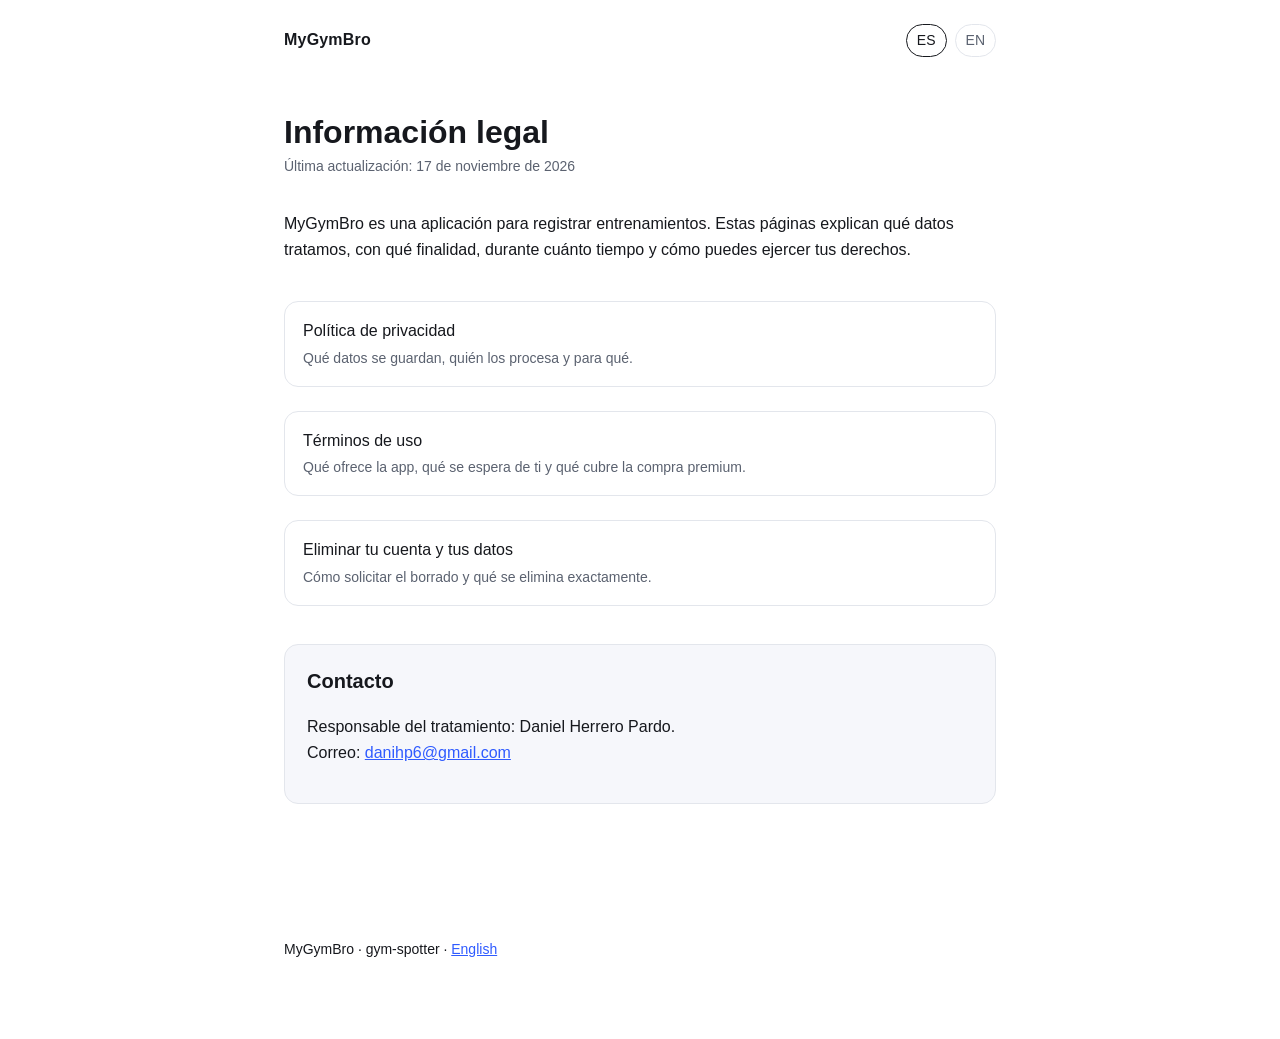
<file: index.html>
<!DOCTYPE html>
<html lang="es">
  <head>
    <meta charset="utf-8" />
    <meta name="viewport" content="width=device-width, initial-scale=1" />
    <title>MyGymBro — Información legal</title>
    <link rel="stylesheet" href="style.css" />
  </head>
  <body>
    <header class="site">
      <a class="brand" href="index.html">MyGymBro</a>
      <nav class="langs" aria-label="Idioma">
        <a href="index.html" aria-current="page">ES</a>
        <a href="en/index.html">EN</a>
      </nav>
    </header>
    <main>
      <h1>Información legal</h1>
      <p class="updated">Última actualización: 17 de noviembre de 2026</p>

      <p>
        MyGymBro es una aplicación para registrar entrenamientos. Estas páginas explican qué datos
        tratamos, con qué finalidad, durante cuánto tiempo y cómo puedes ejercer tus derechos.
      </p>

      <ul class="index-list">
        <li>
          <a href="privacidad.html">
            Política de privacidad
            <span>Qué datos se guardan, quién los procesa y para qué.</span>
          </a>
        </li>
        <li>
          <a href="terminos.html">
            Términos de uso
            <span>Qué ofrece la app, qué se espera de ti y qué cubre la compra premium.</span>
          </a>
        </li>
        <li>
          <a href="eliminar-cuenta.html">
            Eliminar tu cuenta y tus datos
            <span>Cómo solicitar el borrado y qué se elimina exactamente.</span>
          </a>
        </li>
      </ul>

      <div class="card">
        <h2>Contacto</h2>
        <p>
          Responsable del tratamiento: Daniel Herrero Pardo.<br />
          Correo: <a href="mailto:danihp6@gmail.com">danihp6@gmail.com</a>
        </p>
      </div>
    </main>
    <footer>
      <p>MyGymBro · gym-spotter · <a href="en/index.html">English</a></p>
    </footer>
  </body>
</html>
</file>
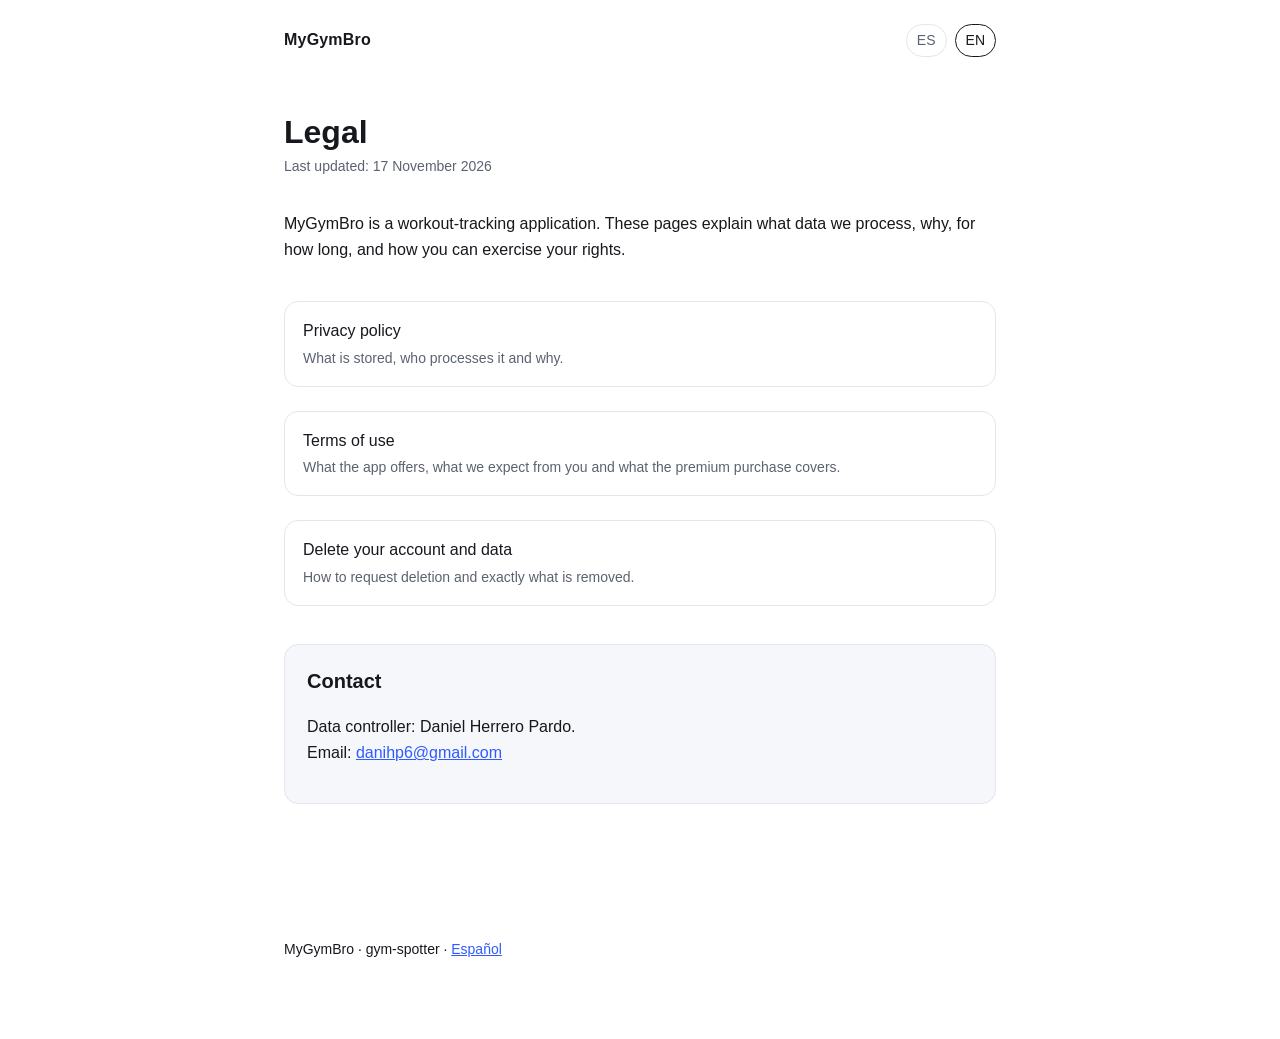
<file: en/index.html>
<!DOCTYPE html>
<html lang="en">
  <head>
    <meta charset="utf-8" />
    <meta name="viewport" content="width=device-width, initial-scale=1" />
    <title>MyGymBro — Legal</title>
    <link rel="stylesheet" href="../style.css" />
  </head>
  <body>
    <header class="site">
      <a class="brand" href="../index.html">MyGymBro</a>
      <nav class="langs" aria-label="Language">
        <a href="../index.html">ES</a>
        <a href="index.html" aria-current="page">EN</a>
      </nav>
    </header>
    <main>
      <h1>Legal</h1>
      <p class="updated">Last updated: 17 November 2026</p>

      <p>
        MyGymBro is a workout-tracking application. These pages explain what data we process, why,
        for how long, and how you can exercise your rights.
      </p>

      <ul class="index-list">
        <li>
          <a href="privacy.html">
            Privacy policy
            <span>What is stored, who processes it and why.</span>
          </a>
        </li>
        <li>
          <a href="terms.html">
            Terms of use
            <span>What the app offers, what we expect from you and what the premium purchase covers.</span>
          </a>
        </li>
        <li>
          <a href="delete-account.html">
            Delete your account and data
            <span>How to request deletion and exactly what is removed.</span>
          </a>
        </li>
      </ul>

      <div class="card">
        <h2>Contact</h2>
        <p>
          Data controller: Daniel Herrero Pardo.<br />
          Email: <a href="mailto:danihp6@gmail.com">danihp6@gmail.com</a>
        </p>
      </div>
    </main>
    <footer>
      <p>MyGymBro · gym-spotter · <a href="../index.html">Español</a></p>
    </footer>
  </body>
</html>
</file>
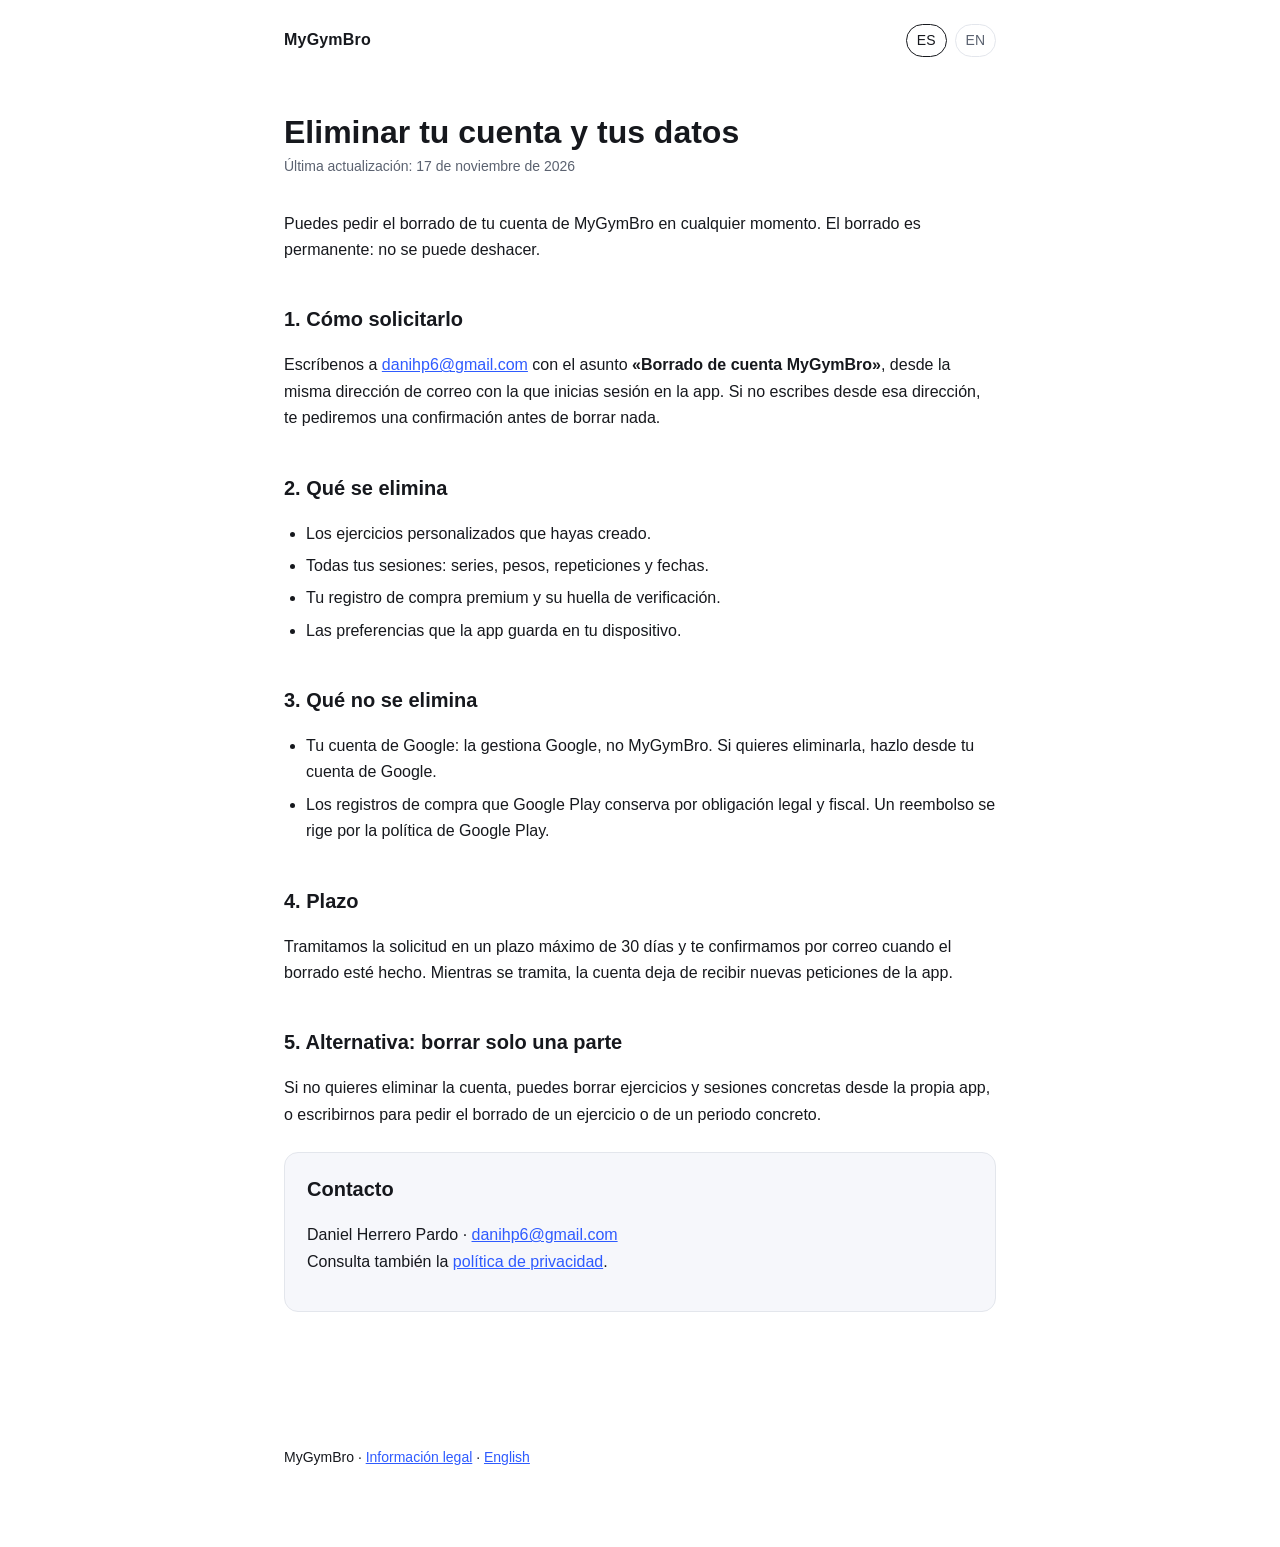
<file: eliminar-cuenta.html>
<!DOCTYPE html>
<html lang="es">
  <head>
    <meta charset="utf-8" />
    <meta name="viewport" content="width=device-width, initial-scale=1" />
    <title>Eliminar tu cuenta y tus datos — MyGymBro</title>
    <link rel="stylesheet" href="style.css" />
  </head>
  <body>
    <header class="site">
      <a class="brand" href="index.html">MyGymBro</a>
      <nav class="langs" aria-label="Idioma">
        <a href="eliminar-cuenta.html" aria-current="page">ES</a>
        <a href="en/delete-account.html">EN</a>
      </nav>
    </header>
    <main>
      <h1>Eliminar tu cuenta y tus datos</h1>
      <p class="updated">Última actualización: 17 de noviembre de 2026</p>

      <p>
        Puedes pedir el borrado de tu cuenta de MyGymBro en cualquier momento. El borrado es
        permanente: no se puede deshacer.
      </p>

      <h2>1. Cómo solicitarlo</h2>
      <p>
        Escríbenos a <a href="mailto:danihp6@gmail.com?subject=Borrado%20de%20cuenta%20MyGymBro">danihp6@gmail.com</a>
        con el asunto <strong>«Borrado de cuenta MyGymBro»</strong>, desde la misma dirección de correo
        con la que inicias sesión en la app. Si no escribes desde esa dirección, te pediremos una
        confirmación antes de borrar nada.
      </p>

      <!-- El formulario de solicitud se publicará aquí en cuanto exista la URL.
      <p class="card">
        También puedes usar el formulario de solicitud:
        <a href="REEMPLAZAR_CON_FORMULARIO">solicitar el borrado</a>.
      </p>
      -->

      <h2>2. Qué se elimina</h2>
      <ul>
        <li>Los ejercicios personalizados que hayas creado.</li>
        <li>Todas tus sesiones: series, pesos, repeticiones y fechas.</li>
        <li>Tu registro de compra premium y su huella de verificación.</li>
        <li>Las preferencias que la app guarda en tu dispositivo.</li>
      </ul>

      <h2>3. Qué no se elimina</h2>
      <ul>
        <li>
          Tu cuenta de Google: la gestiona Google, no MyGymBro. Si quieres eliminarla, hazlo desde tu
          cuenta de Google.
        </li>
        <li>
          Los registros de compra que Google Play conserva por obligación legal y fiscal. Un reembolso
          se rige por la política de Google Play.
        </li>
      </ul>

      <h2>4. Plazo</h2>
      <p>
        Tramitamos la solicitud en un plazo máximo de 30 días y te confirmamos por correo cuando el
        borrado esté hecho. Mientras se tramita, la cuenta deja de recibir nuevas peticiones de la app.
      </p>

      <h2>5. Alternativa: borrar solo una parte</h2>
      <p>
        Si no quieres eliminar la cuenta, puedes borrar ejercicios y sesiones concretas desde la
        propia app, o escribirnos para pedir el borrado de un ejercicio o de un periodo concreto.
      </p>

      <div class="card">
        <h2>Contacto</h2>
        <p>
          Daniel Herrero Pardo · <a href="mailto:danihp6@gmail.com">danihp6@gmail.com</a><br />
          Consulta también la <a href="privacidad.html">política de privacidad</a>.
        </p>
      </div>
    </main>
    <footer>
      <p>MyGymBro · <a href="index.html">Información legal</a> · <a href="en/delete-account.html">English</a></p>
    </footer>
  </body>
</html>
</file>
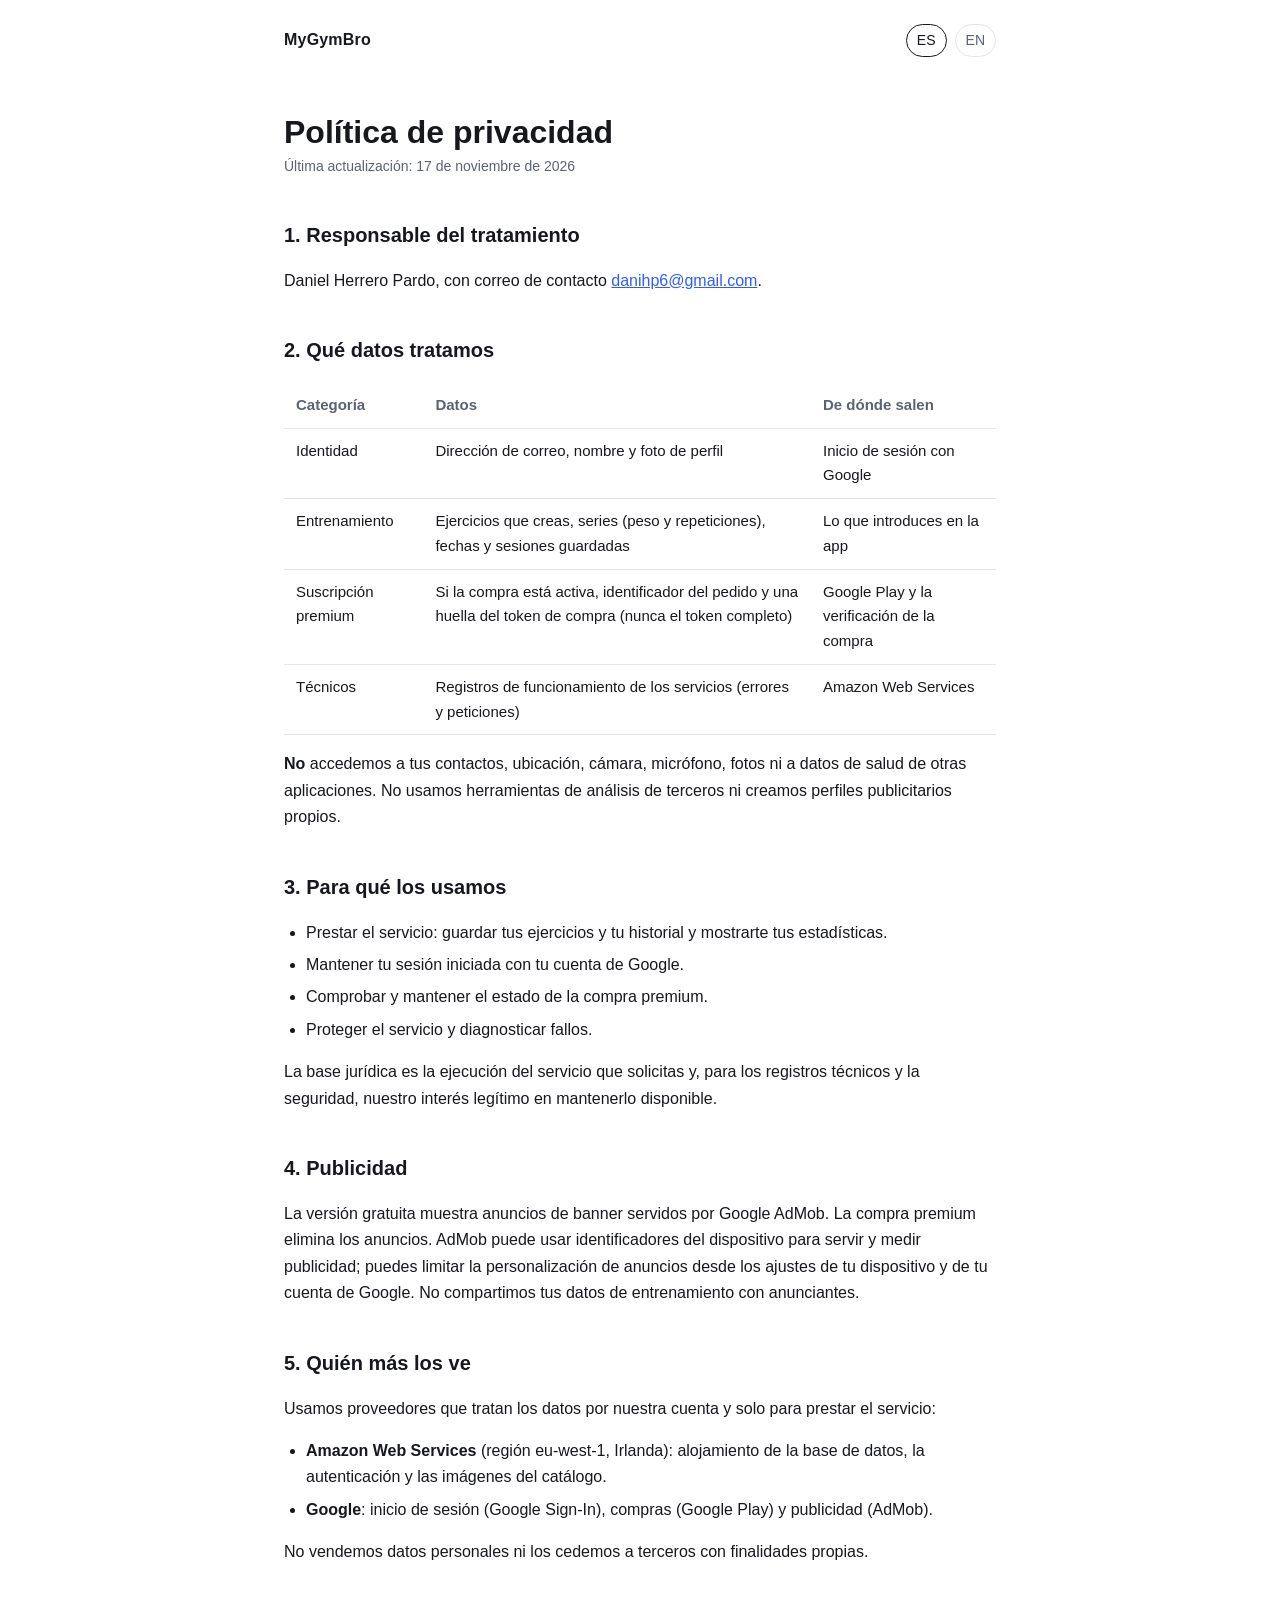
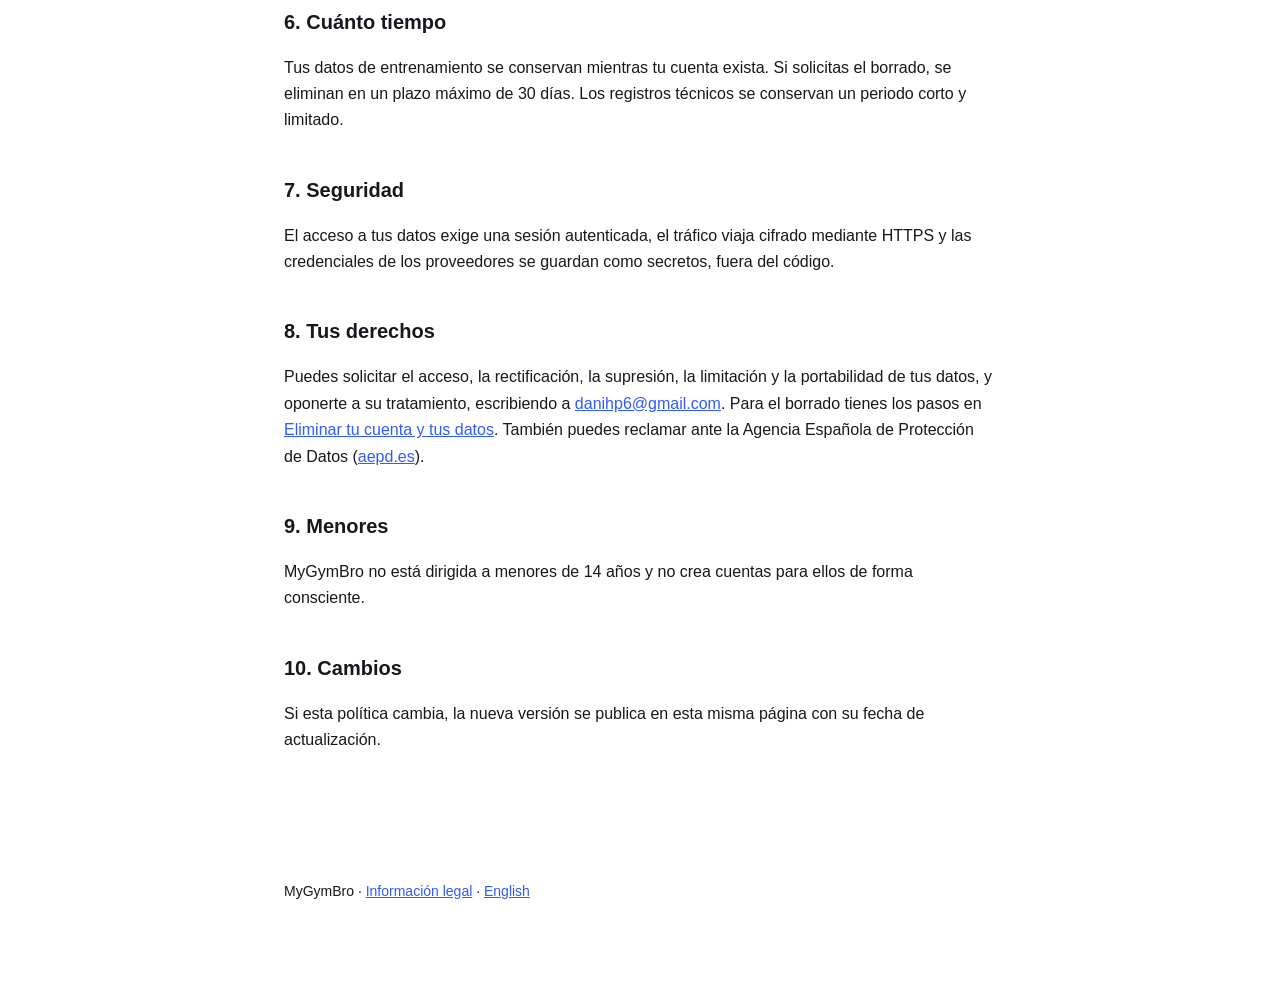
<file: privacidad.html>
<!DOCTYPE html>
<html lang="es">
  <head>
    <meta charset="utf-8" />
    <meta name="viewport" content="width=device-width, initial-scale=1" />
    <title>Política de privacidad — MyGymBro</title>
    <link rel="stylesheet" href="style.css" />
  </head>
  <body>
    <header class="site">
      <a class="brand" href="index.html">MyGymBro</a>
      <nav class="langs" aria-label="Idioma">
        <a href="privacidad.html" aria-current="page">ES</a>
        <a href="en/privacy.html">EN</a>
      </nav>
    </header>
    <main>
      <h1>Política de privacidad</h1>
      <p class="updated">Última actualización: 17 de noviembre de 2026</p>

      <h2>1. Responsable del tratamiento</h2>
      <p>
        Daniel Herrero Pardo, con correo de contacto
        <a href="mailto:danihp6@gmail.com">danihp6@gmail.com</a>.
      </p>

      <h2>2. Qué datos tratamos</h2>
      <table>
        <thead>
          <tr>
            <th>Categoría</th>
            <th>Datos</th>
            <th>De dónde salen</th>
          </tr>
        </thead>
        <tbody>
          <tr>
            <td>Identidad</td>
            <td>Dirección de correo, nombre y foto de perfil</td>
            <td>Inicio de sesión con Google</td>
          </tr>
          <tr>
            <td>Entrenamiento</td>
            <td>
              Ejercicios que creas, series (peso y repeticiones), fechas y sesiones guardadas
            </td>
            <td>Lo que introduces en la app</td>
          </tr>
          <tr>
            <td>Suscripción premium</td>
            <td>
              Si la compra está activa, identificador del pedido y una huella del token de compra
              (nunca el token completo)
            </td>
            <td>Google Play y la verificación de la compra</td>
          </tr>
          <tr>
            <td>Técnicos</td>
            <td>Registros de funcionamiento de los servicios (errores y peticiones)</td>
            <td>Amazon Web Services</td>
          </tr>
        </tbody>
      </table>

      <p>
        <strong>No</strong> accedemos a tus contactos, ubicación, cámara, micrófono, fotos ni a datos
        de salud de otras aplicaciones. No usamos herramientas de análisis de terceros ni creamos
        perfiles publicitarios propios.
      </p>

      <h2>3. Para qué los usamos</h2>
      <ul>
        <li>Prestar el servicio: guardar tus ejercicios y tu historial y mostrarte tus estadísticas.</li>
        <li>Mantener tu sesión iniciada con tu cuenta de Google.</li>
        <li>Comprobar y mantener el estado de la compra premium.</li>
        <li>Proteger el servicio y diagnosticar fallos.</li>
      </ul>
      <p>
        La base jurídica es la ejecución del servicio que solicitas y, para los registros técnicos y
        la seguridad, nuestro interés legítimo en mantenerlo disponible.
      </p>

      <h2>4. Publicidad</h2>
      <p>
        La versión gratuita muestra anuncios de banner servidos por Google AdMob. La compra premium
        elimina los anuncios. AdMob puede usar identificadores del dispositivo para servir y medir
        publicidad; puedes limitar la personalización de anuncios desde los ajustes de tu dispositivo
        y de tu cuenta de Google. No compartimos tus datos de entrenamiento con anunciantes.
      </p>

      <h2>5. Quién más los ve</h2>
      <p>
        Usamos proveedores que tratan los datos por nuestra cuenta y solo para prestar el servicio:
      </p>
      <ul>
        <li>
          <strong>Amazon Web Services</strong> (región eu-west-1, Irlanda): alojamiento de la base de
          datos, la autenticación y las imágenes del catálogo.
        </li>
        <li>
          <strong>Google</strong>: inicio de sesión (Google Sign-In), compras (Google Play) y
          publicidad (AdMob).
        </li>
      </ul>
      <p>
        No vendemos datos personales ni los cedemos a terceros con finalidades propias.
      </p>

      <h2>6. Cuánto tiempo</h2>
      <p>
        Tus datos de entrenamiento se conservan mientras tu cuenta exista. Si solicitas el borrado,
        se eliminan en un plazo máximo de 30 días. Los registros técnicos se conservan un periodo
        corto y limitado.
      </p>

      <h2>7. Seguridad</h2>
      <p>
        El acceso a tus datos exige una sesión autenticada, el tráfico viaja cifrado mediante HTTPS y
        las credenciales de los proveedores se guardan como secretos, fuera del código.
      </p>

      <h2>8. Tus derechos</h2>
      <p>
        Puedes solicitar el acceso, la rectificación, la supresión, la limitación y la portabilidad de
        tus datos, y oponerte a su tratamiento, escribiendo a
        <a href="mailto:danihp6@gmail.com">danihp6@gmail.com</a>. Para el borrado tienes los pasos en
        <a href="eliminar-cuenta.html">Eliminar tu cuenta y tus datos</a>. También puedes reclamar
        ante la Agencia Española de Protección de Datos (<a href="https://www.aepd.es">aepd.es</a>).
      </p>

      <h2>9. Menores</h2>
      <p>
        MyGymBro no está dirigida a menores de 14 años y no crea cuentas para ellos de forma
        consciente.
      </p>

      <h2>10. Cambios</h2>
      <p>
        Si esta política cambia, la nueva versión se publica en esta misma página con su fecha de
        actualización.
      </p>
    </main>
    <footer>
      <p>MyGymBro · <a href="index.html">Información legal</a> · <a href="en/privacy.html">English</a></p>
    </footer>
  </body>
</html>
</file>
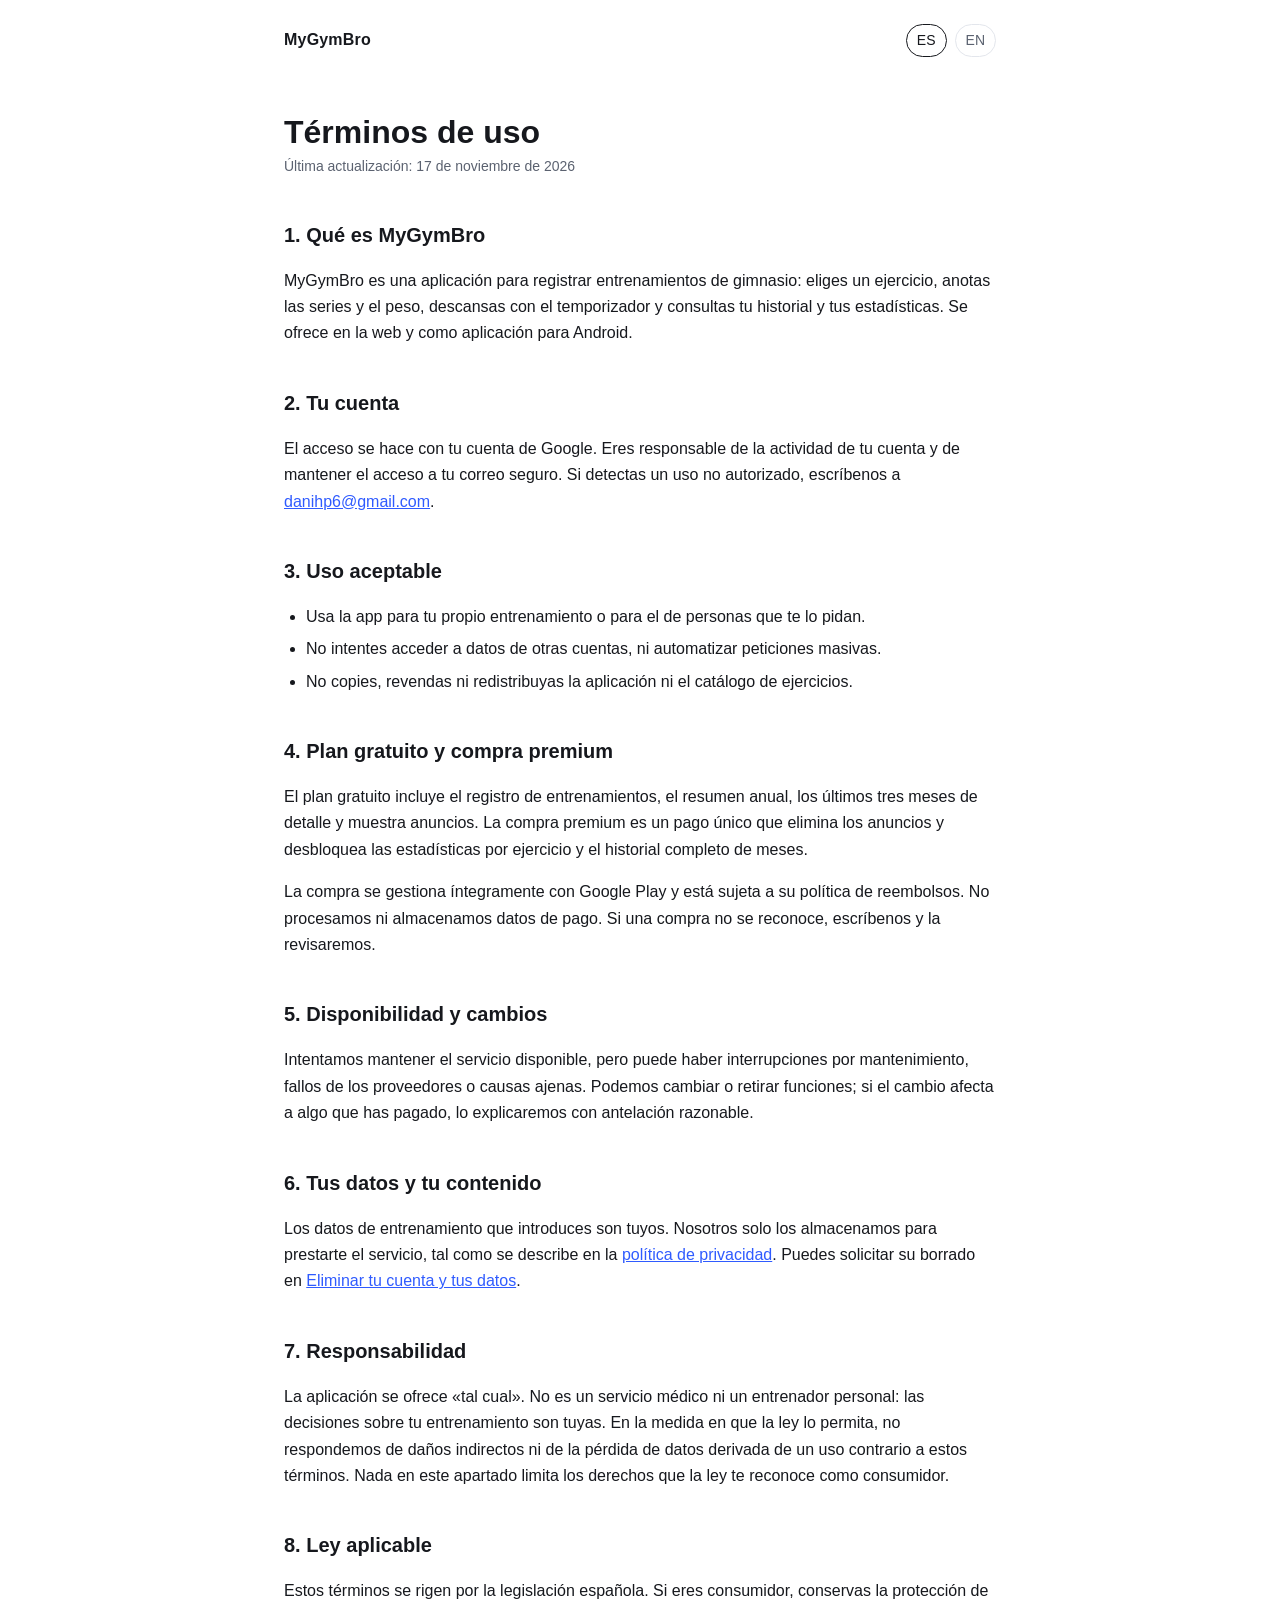
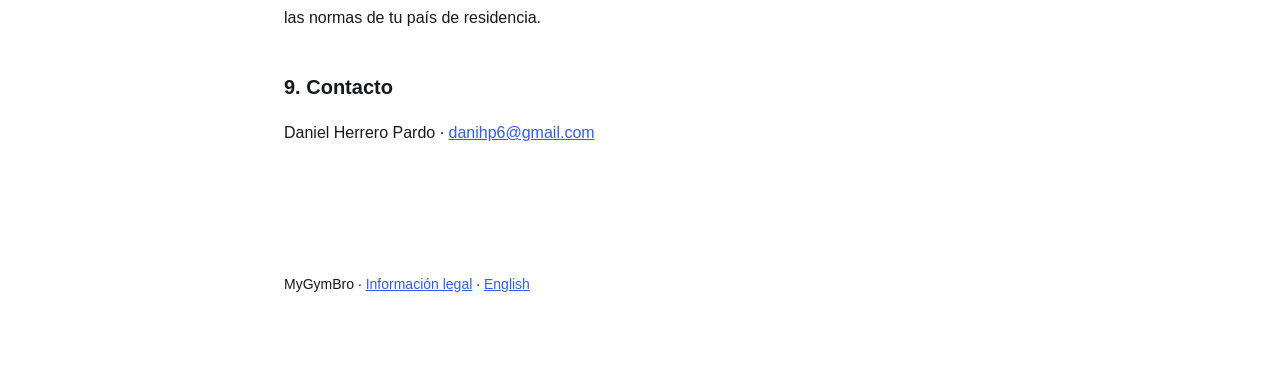
<file: terminos.html>
<!DOCTYPE html>
<html lang="es">
  <head>
    <meta charset="utf-8" />
    <meta name="viewport" content="width=device-width, initial-scale=1" />
    <title>Términos de uso — MyGymBro</title>
    <link rel="stylesheet" href="style.css" />
  </head>
  <body>
    <header class="site">
      <a class="brand" href="index.html">MyGymBro</a>
      <nav class="langs" aria-label="Idioma">
        <a href="terminos.html" aria-current="page">ES</a>
        <a href="en/terms.html">EN</a>
      </nav>
    </header>
    <main>
      <h1>Términos de uso</h1>
      <p class="updated">Última actualización: 17 de noviembre de 2026</p>

      <h2>1. Qué es MyGymBro</h2>
      <p>
        MyGymBro es una aplicación para registrar entrenamientos de gimnasio: eliges un ejercicio,
        anotas las series y el peso, descansas con el temporizador y consultas tu historial y tus
        estadísticas. Se ofrece en la web y como aplicación para Android.
      </p>

      <h2>2. Tu cuenta</h2>
      <p>
        El acceso se hace con tu cuenta de Google. Eres responsable de la actividad de tu cuenta y de
        mantener el acceso a tu correo seguro. Si detectas un uso no autorizado, escríbenos a
        <a href="mailto:danihp6@gmail.com">danihp6@gmail.com</a>.
      </p>

      <h2>3. Uso aceptable</h2>
      <ul>
        <li>Usa la app para tu propio entrenamiento o para el de personas que te lo pidan.</li>
        <li>No intentes acceder a datos de otras cuentas, ni automatizar peticiones masivas.</li>
        <li>No copies, revendas ni redistribuyas la aplicación ni el catálogo de ejercicios.</li>
      </ul>

      <h2>4. Plan gratuito y compra premium</h2>
      <p>
        El plan gratuito incluye el registro de entrenamientos, el resumen anual, los últimos tres
        meses de detalle y muestra anuncios. La compra premium es un pago único que elimina los
        anuncios y desbloquea las estadísticas por ejercicio y el historial completo de meses.
      </p>
      <p>
        La compra se gestiona íntegramente con Google Play y está sujeta a su política de reembolsos.
        No procesamos ni almacenamos datos de pago. Si una compra no se reconoce, escríbenos y la
        revisaremos.
      </p>

      <h2>5. Disponibilidad y cambios</h2>
      <p>
        Intentamos mantener el servicio disponible, pero puede haber interrupciones por
        mantenimiento, fallos de los proveedores o causas ajenas. Podemos cambiar o retirar funciones;
        si el cambio afecta a algo que has pagado, lo explicaremos con antelación razonable.
      </p>

      <h2>6. Tus datos y tu contenido</h2>
      <p>
        Los datos de entrenamiento que introduces son tuyos. Nosotros solo los almacenamos para
        prestarte el servicio, tal como se describe en la
        <a href="privacidad.html">política de privacidad</a>. Puedes solicitar su borrado en
        <a href="eliminar-cuenta.html">Eliminar tu cuenta y tus datos</a>.
      </p>

      <h2>7. Responsabilidad</h2>
      <p>
        La aplicación se ofrece «tal cual». No es un servicio médico ni un entrenador personal: las
        decisiones sobre tu entrenamiento son tuyas. En la medida en que la ley lo permita, no
        respondemos de daños indirectos ni de la pérdida de datos derivada de un uso contrario a estos
        términos. Nada en este apartado limita los derechos que la ley te reconoce como consumidor.
      </p>

      <h2>8. Ley aplicable</h2>
      <p>
        Estos términos se rigen por la legislación española. Si eres consumidor, conservas la
        protección de las normas de tu país de residencia.
      </p>

      <h2>9. Contacto</h2>
      <p>
        Daniel Herrero Pardo · <a href="mailto:danihp6@gmail.com">danihp6@gmail.com</a>
      </p>
    </main>
    <footer>
      <p>MyGymBro · <a href="index.html">Información legal</a> · <a href="en/terms.html">English</a></p>
    </footer>
  </body>
</html>
</file>
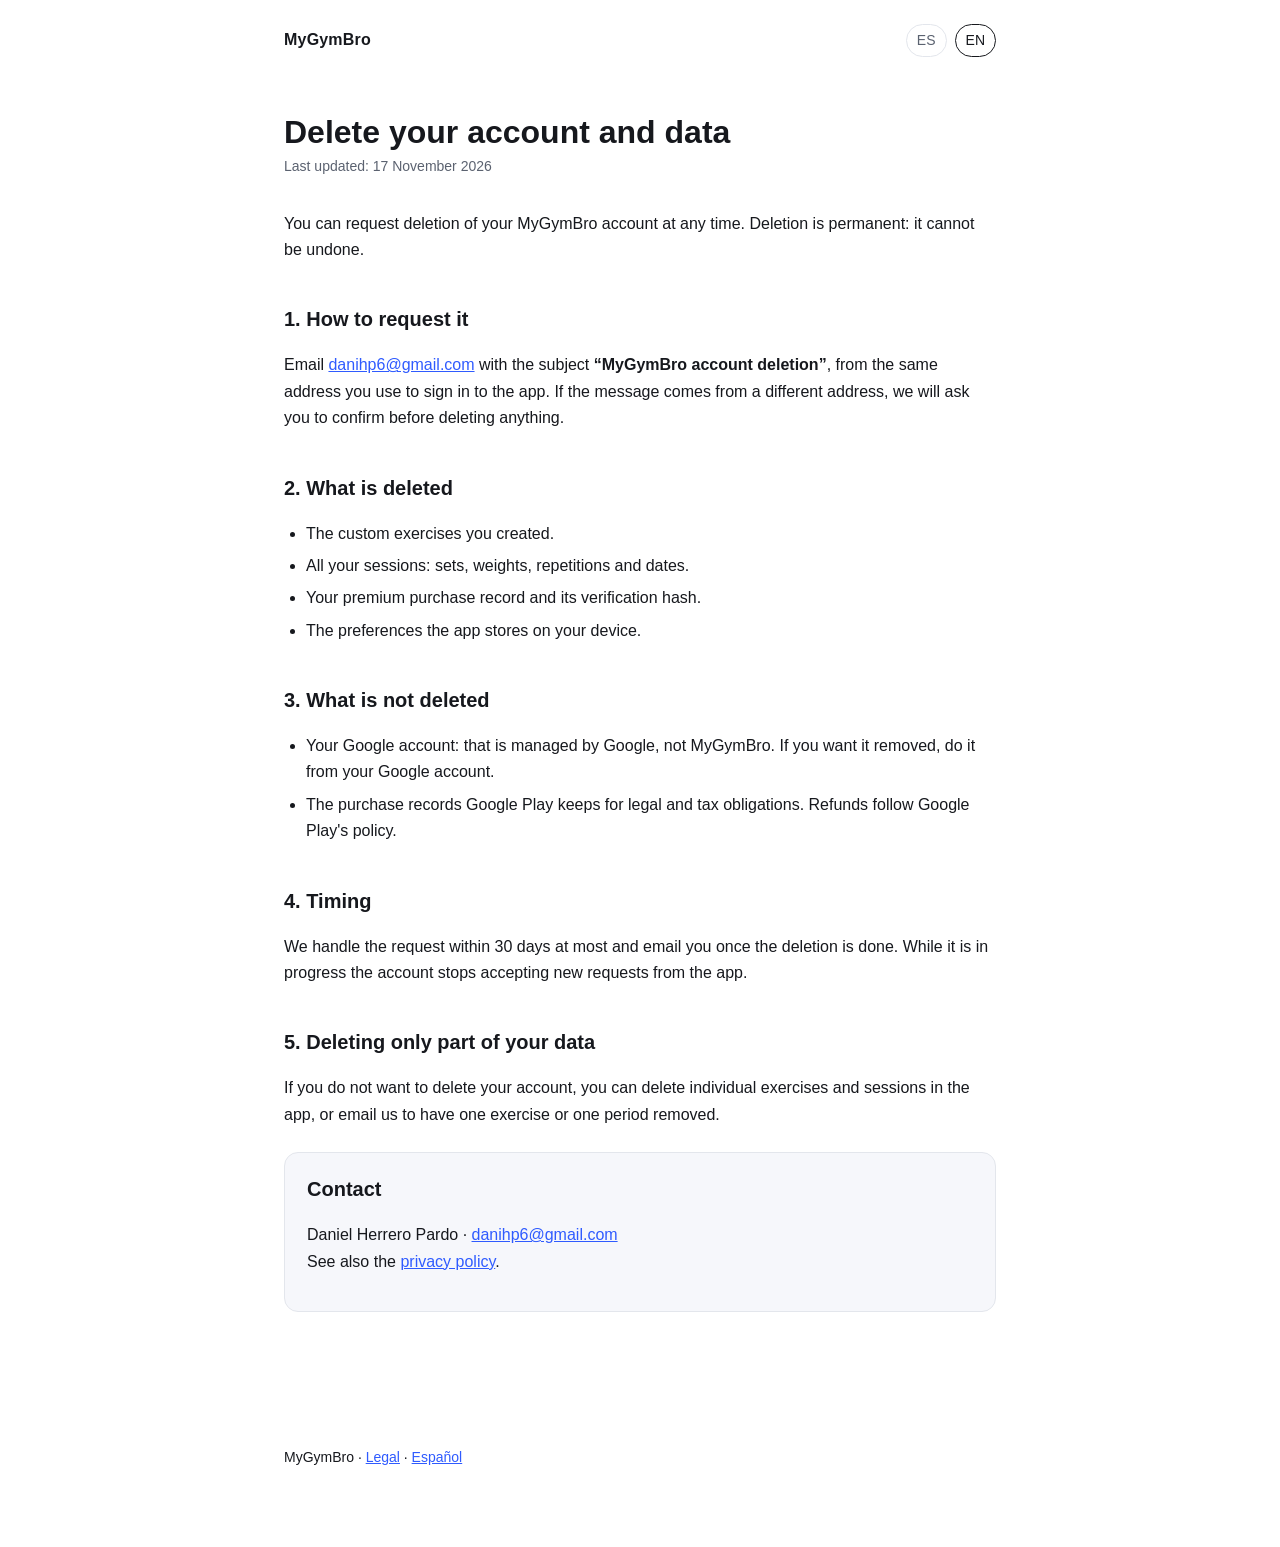
<file: en/delete-account.html>
<!DOCTYPE html>
<html lang="en">
  <head>
    <meta charset="utf-8" />
    <meta name="viewport" content="width=device-width, initial-scale=1" />
    <title>Delete your account and data — MyGymBro</title>
    <link rel="stylesheet" href="../style.css" />
  </head>
  <body>
    <header class="site">
      <a class="brand" href="../index.html">MyGymBro</a>
      <nav class="langs" aria-label="Language">
        <a href="../eliminar-cuenta.html">ES</a>
        <a href="delete-account.html" aria-current="page">EN</a>
      </nav>
    </header>
    <main>
      <h1>Delete your account and data</h1>
      <p class="updated">Last updated: 17 November 2026</p>

      <p>
        You can request deletion of your MyGymBro account at any time. Deletion is permanent: it
        cannot be undone.
      </p>

      <h2>1. How to request it</h2>
      <p>
        Email <a href="mailto:danihp6@gmail.com?subject=MyGymBro%20account%20deletion">danihp6@gmail.com</a>
        with the subject <strong>“MyGymBro account deletion”</strong>, from the same address you use to
        sign in to the app. If the message comes from a different address, we will ask you to confirm
        before deleting anything.
      </p>

      <!-- The request form will be published here as soon as its URL exists.
      <p class="card">
        You can also use the request form:
        <a href="REPLACE_WITH_FORM">request deletion</a>.
      </p>
      -->

      <h2>2. What is deleted</h2>
      <ul>
        <li>The custom exercises you created.</li>
        <li>All your sessions: sets, weights, repetitions and dates.</li>
        <li>Your premium purchase record and its verification hash.</li>
        <li>The preferences the app stores on your device.</li>
      </ul>

      <h2>3. What is not deleted</h2>
      <ul>
        <li>
          Your Google account: that is managed by Google, not MyGymBro. If you want it removed, do it
          from your Google account.
        </li>
        <li>
          The purchase records Google Play keeps for legal and tax obligations. Refunds follow Google
          Play's policy.
        </li>
      </ul>

      <h2>4. Timing</h2>
      <p>
        We handle the request within 30 days at most and email you once the deletion is done. While it
        is in progress the account stops accepting new requests from the app.
      </p>

      <h2>5. Deleting only part of your data</h2>
      <p>
        If you do not want to delete your account, you can delete individual exercises and sessions in
        the app, or email us to have one exercise or one period removed.
      </p>

      <div class="card">
        <h2>Contact</h2>
        <p>
          Daniel Herrero Pardo · <a href="mailto:danihp6@gmail.com">danihp6@gmail.com</a><br />
          See also the <a href="privacy.html">privacy policy</a>.
        </p>
      </div>
    </main>
    <footer>
      <p>MyGymBro · <a href="index.html">Legal</a> · <a href="../eliminar-cuenta.html">Español</a></p>
    </footer>
  </body>
</html>
</file>
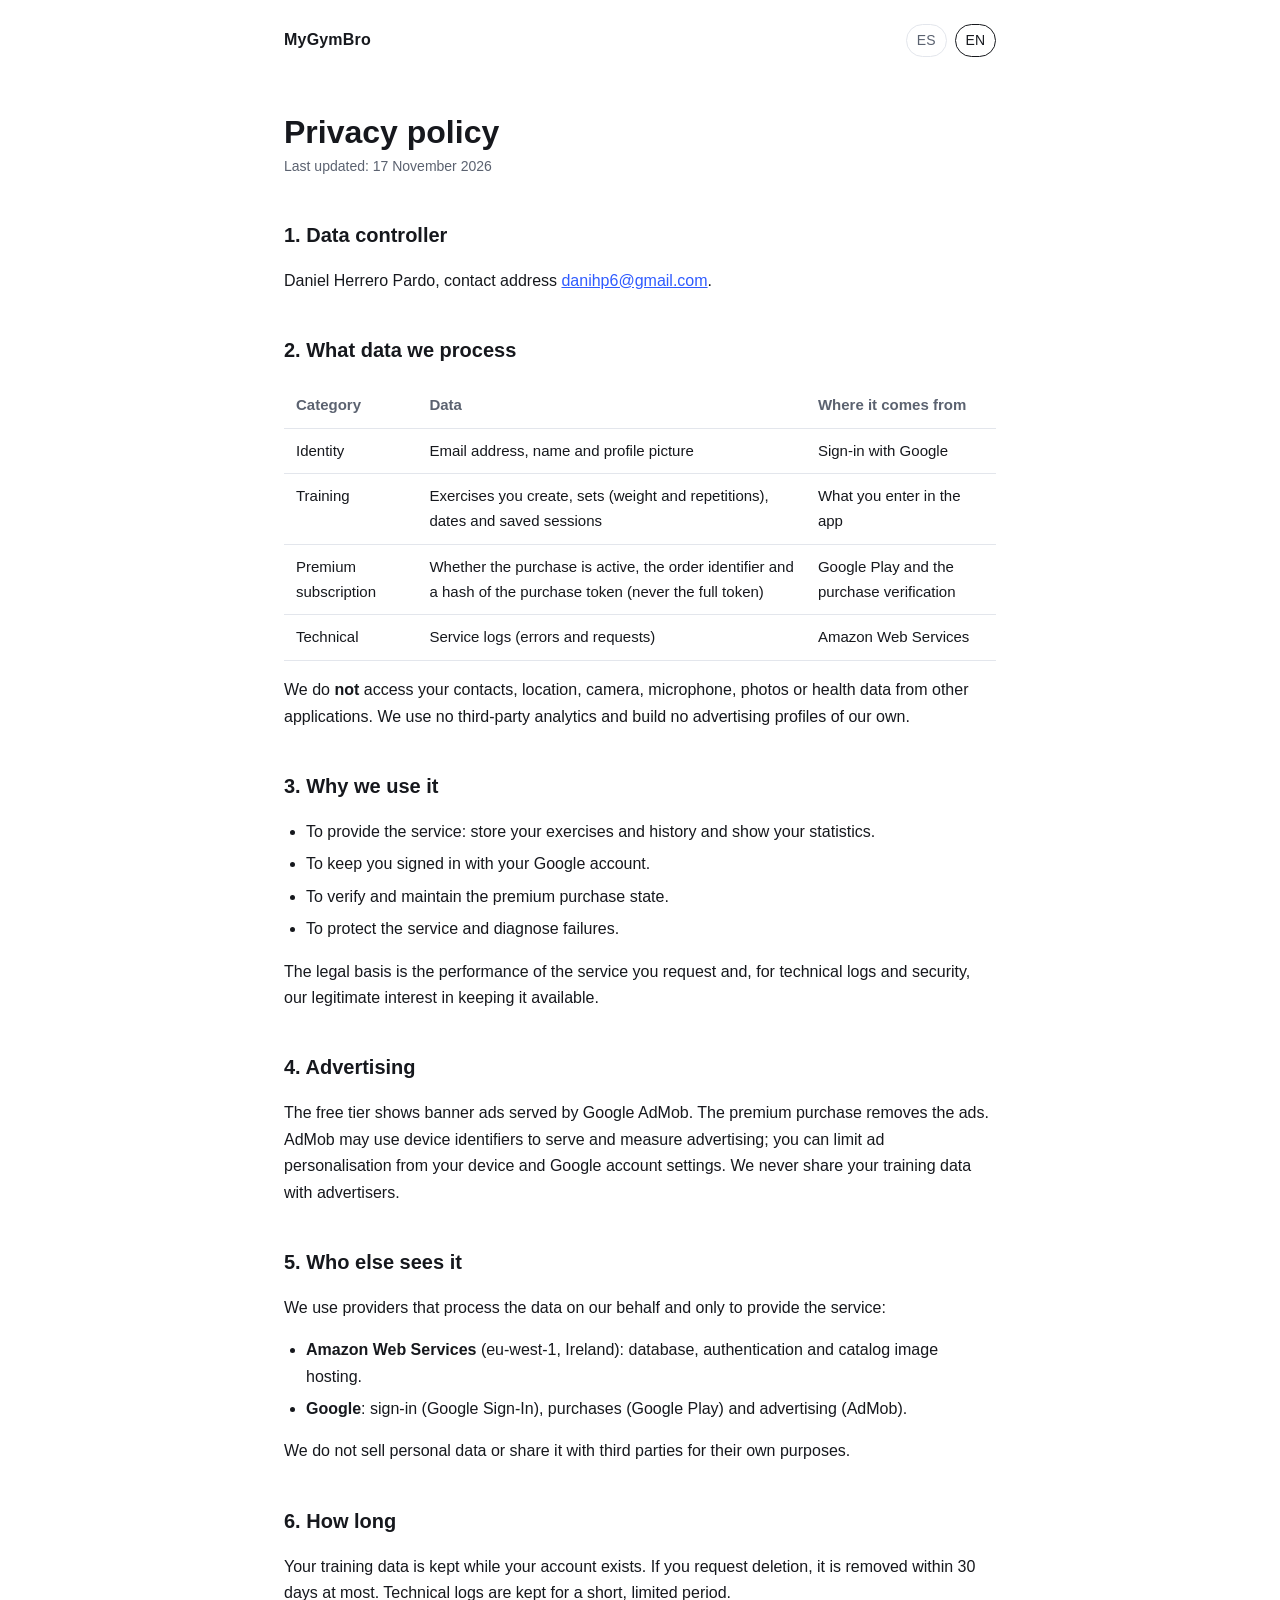
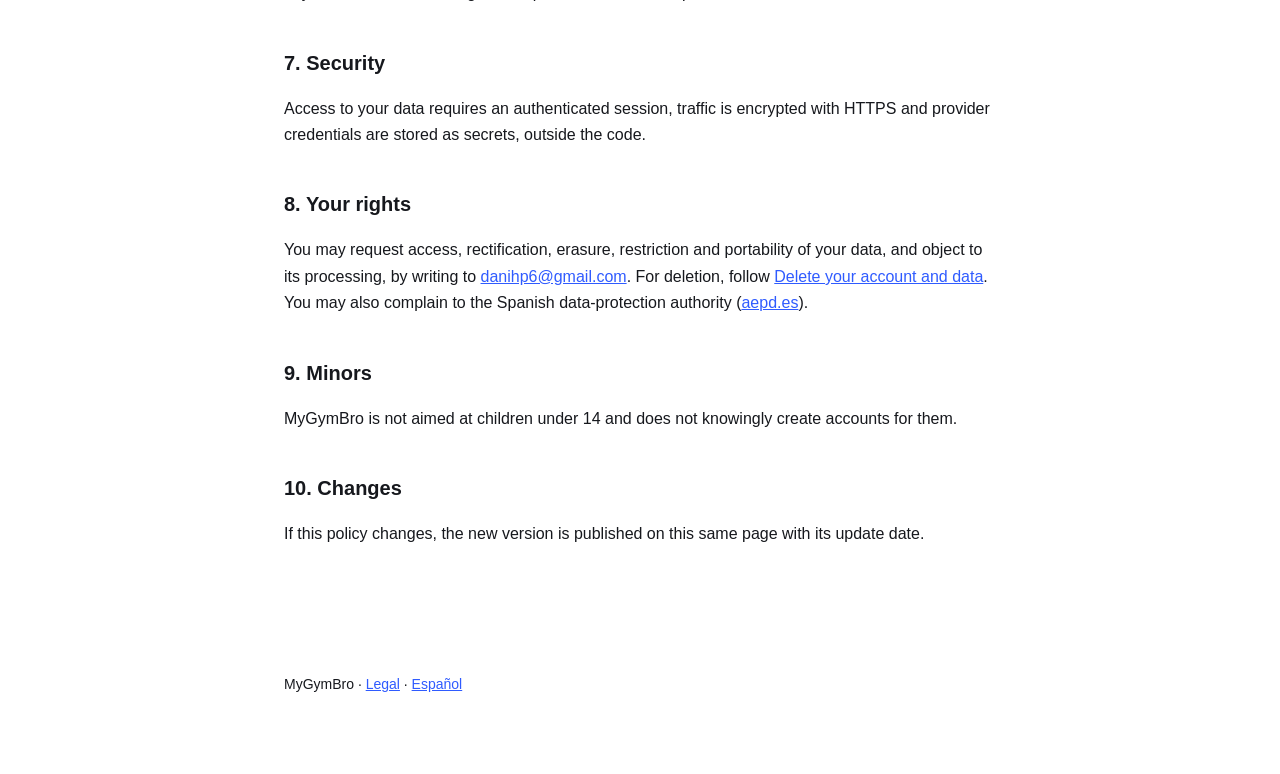
<file: en/privacy.html>
<!DOCTYPE html>
<html lang="en">
  <head>
    <meta charset="utf-8" />
    <meta name="viewport" content="width=device-width, initial-scale=1" />
    <title>Privacy policy — MyGymBro</title>
    <link rel="stylesheet" href="../style.css" />
  </head>
  <body>
    <header class="site">
      <a class="brand" href="../index.html">MyGymBro</a>
      <nav class="langs" aria-label="Language">
        <a href="../privacidad.html">ES</a>
        <a href="privacy.html" aria-current="page">EN</a>
      </nav>
    </header>
    <main>
      <h1>Privacy policy</h1>
      <p class="updated">Last updated: 17 November 2026</p>

      <h2>1. Data controller</h2>
      <p>
        Daniel Herrero Pardo, contact address
        <a href="mailto:danihp6@gmail.com">danihp6@gmail.com</a>.
      </p>

      <h2>2. What data we process</h2>
      <table>
        <thead>
          <tr>
            <th>Category</th>
            <th>Data</th>
            <th>Where it comes from</th>
          </tr>
        </thead>
        <tbody>
          <tr>
            <td>Identity</td>
            <td>Email address, name and profile picture</td>
            <td>Sign-in with Google</td>
          </tr>
          <tr>
            <td>Training</td>
            <td>Exercises you create, sets (weight and repetitions), dates and saved sessions</td>
            <td>What you enter in the app</td>
          </tr>
          <tr>
            <td>Premium subscription</td>
            <td>
              Whether the purchase is active, the order identifier and a hash of the purchase token
              (never the full token)
            </td>
            <td>Google Play and the purchase verification</td>
          </tr>
          <tr>
            <td>Technical</td>
            <td>Service logs (errors and requests)</td>
            <td>Amazon Web Services</td>
          </tr>
        </tbody>
      </table>

      <p>
        We do <strong>not</strong> access your contacts, location, camera, microphone, photos or health
        data from other applications. We use no third-party analytics and build no advertising
        profiles of our own.
      </p>

      <h2>3. Why we use it</h2>
      <ul>
        <li>To provide the service: store your exercises and history and show your statistics.</li>
        <li>To keep you signed in with your Google account.</li>
        <li>To verify and maintain the premium purchase state.</li>
        <li>To protect the service and diagnose failures.</li>
      </ul>
      <p>
        The legal basis is the performance of the service you request and, for technical logs and
        security, our legitimate interest in keeping it available.
      </p>

      <h2>4. Advertising</h2>
      <p>
        The free tier shows banner ads served by Google AdMob. The premium purchase removes the ads.
        AdMob may use device identifiers to serve and measure advertising; you can limit ad
        personalisation from your device and Google account settings. We never share your training
        data with advertisers.
      </p>

      <h2>5. Who else sees it</h2>
      <p>We use providers that process the data on our behalf and only to provide the service:</p>
      <ul>
        <li>
          <strong>Amazon Web Services</strong> (eu-west-1, Ireland): database, authentication and
          catalog image hosting.
        </li>
        <li>
          <strong>Google</strong>: sign-in (Google Sign-In), purchases (Google Play) and advertising
          (AdMob).
        </li>
      </ul>
      <p>We do not sell personal data or share it with third parties for their own purposes.</p>

      <h2>6. How long</h2>
      <p>
        Your training data is kept while your account exists. If you request deletion, it is removed
        within 30 days at most. Technical logs are kept for a short, limited period.
      </p>

      <h2>7. Security</h2>
      <p>
        Access to your data requires an authenticated session, traffic is encrypted with HTTPS and
        provider credentials are stored as secrets, outside the code.
      </p>

      <h2>8. Your rights</h2>
      <p>
        You may request access, rectification, erasure, restriction and portability of your data, and
        object to its processing, by writing to
        <a href="mailto:danihp6@gmail.com">danihp6@gmail.com</a>. For deletion, follow
        <a href="delete-account.html">Delete your account and data</a>. You may also complain to the
        Spanish data-protection authority (<a href="https://www.aepd.es">aepd.es</a>).
      </p>

      <h2>9. Minors</h2>
      <p>
        MyGymBro is not aimed at children under 14 and does not knowingly create accounts for them.
      </p>

      <h2>10. Changes</h2>
      <p>
        If this policy changes, the new version is published on this same page with its update date.
      </p>
    </main>
    <footer>
      <p>MyGymBro · <a href="index.html">Legal</a> · <a href="../privacidad.html">Español</a></p>
    </footer>
  </body>
</html>
</file>
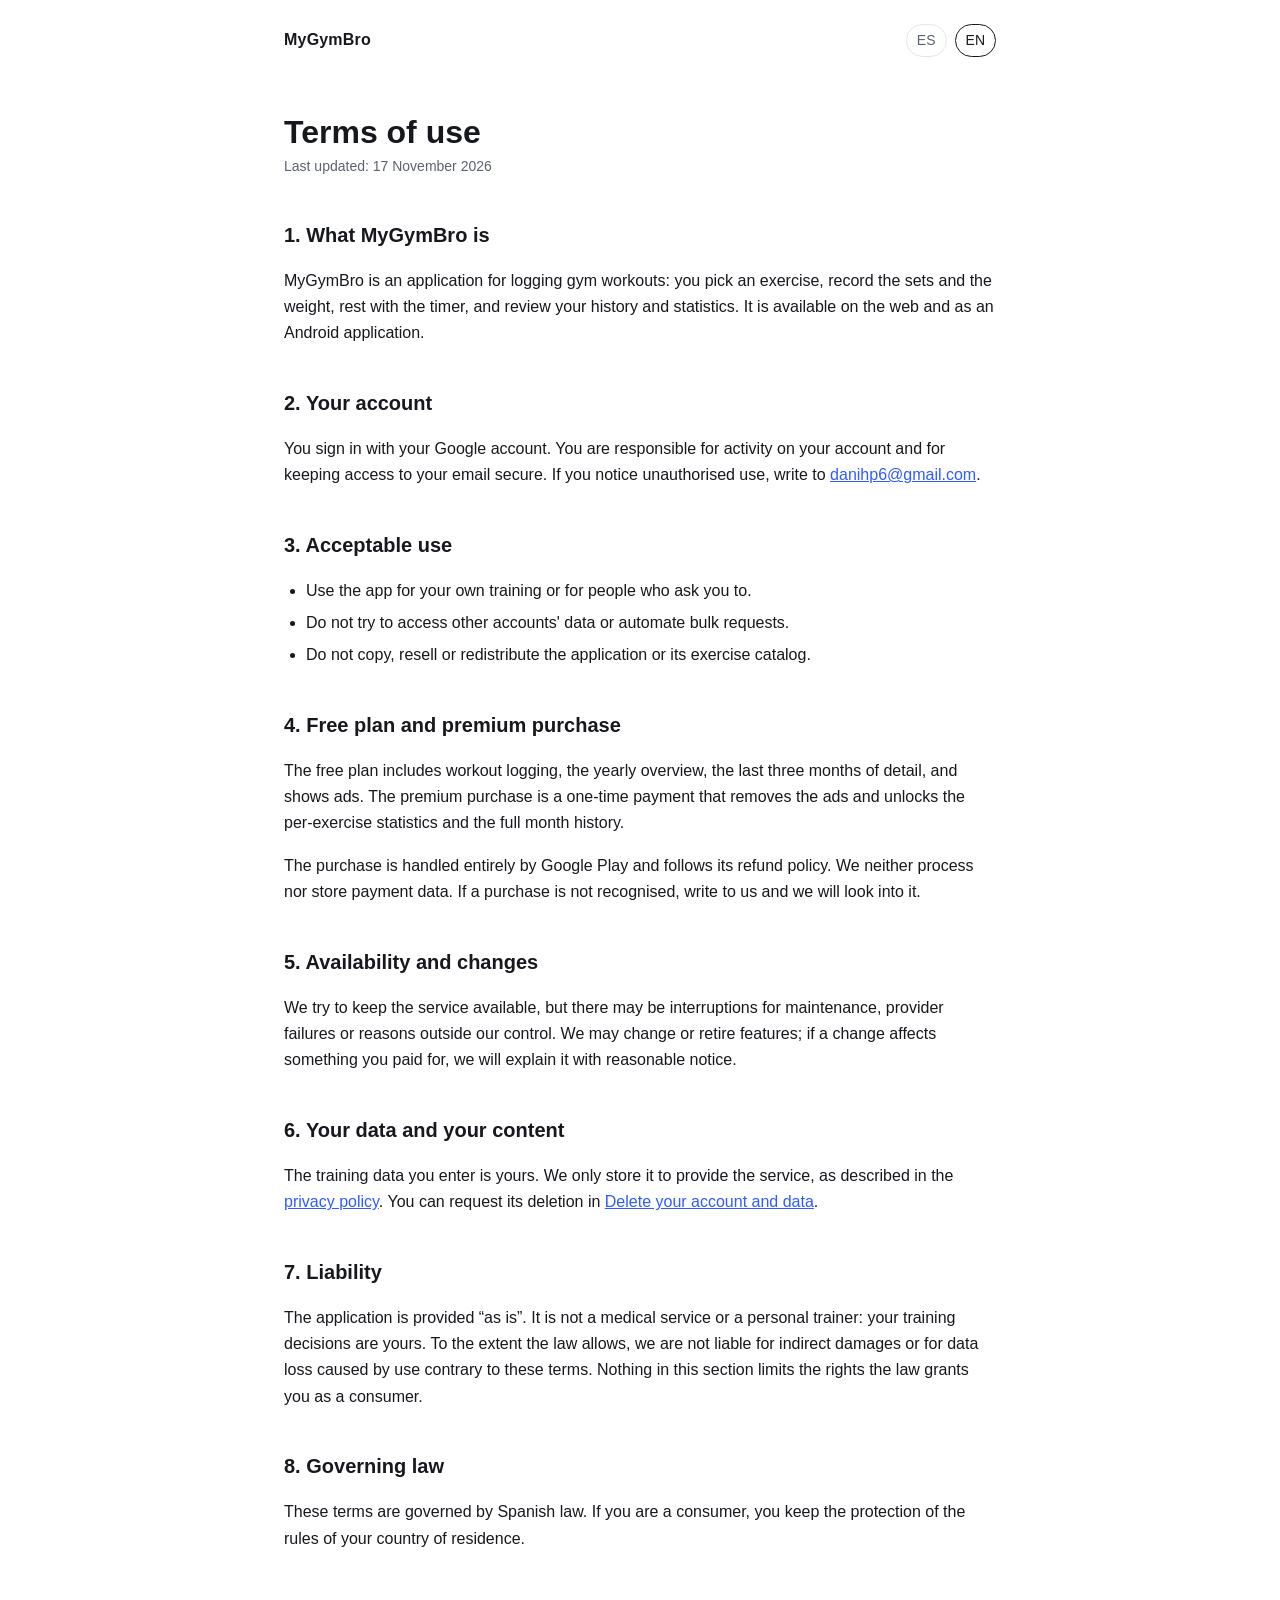
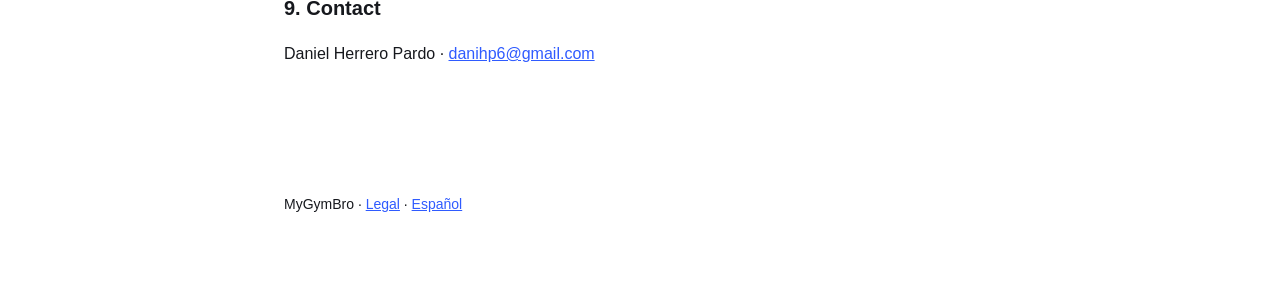
<file: en/terms.html>
<!DOCTYPE html>
<html lang="en">
  <head>
    <meta charset="utf-8" />
    <meta name="viewport" content="width=device-width, initial-scale=1" />
    <title>Terms of use — MyGymBro</title>
    <link rel="stylesheet" href="../style.css" />
  </head>
  <body>
    <header class="site">
      <a class="brand" href="../index.html">MyGymBro</a>
      <nav class="langs" aria-label="Language">
        <a href="../terminos.html">ES</a>
        <a href="terms.html" aria-current="page">EN</a>
      </nav>
    </header>
    <main>
      <h1>Terms of use</h1>
      <p class="updated">Last updated: 17 November 2026</p>

      <h2>1. What MyGymBro is</h2>
      <p>
        MyGymBro is an application for logging gym workouts: you pick an exercise, record the sets and
        the weight, rest with the timer, and review your history and statistics. It is available on the
        web and as an Android application.
      </p>

      <h2>2. Your account</h2>
      <p>
        You sign in with your Google account. You are responsible for activity on your account and for
        keeping access to your email secure. If you notice unauthorised use, write to
        <a href="mailto:danihp6@gmail.com">danihp6@gmail.com</a>.
      </p>

      <h2>3. Acceptable use</h2>
      <ul>
        <li>Use the app for your own training or for people who ask you to.</li>
        <li>Do not try to access other accounts' data or automate bulk requests.</li>
        <li>Do not copy, resell or redistribute the application or its exercise catalog.</li>
      </ul>

      <h2>4. Free plan and premium purchase</h2>
      <p>
        The free plan includes workout logging, the yearly overview, the last three months of detail,
        and shows ads. The premium purchase is a one-time payment that removes the ads and unlocks the
        per-exercise statistics and the full month history.
      </p>
      <p>
        The purchase is handled entirely by Google Play and follows its refund policy. We neither
        process nor store payment data. If a purchase is not recognised, write to us and we will look
        into it.
      </p>

      <h2>5. Availability and changes</h2>
      <p>
        We try to keep the service available, but there may be interruptions for maintenance, provider
        failures or reasons outside our control. We may change or retire features; if a change affects
        something you paid for, we will explain it with reasonable notice.
      </p>

      <h2>6. Your data and your content</h2>
      <p>
        The training data you enter is yours. We only store it to provide the service, as described in
        the <a href="privacy.html">privacy policy</a>. You can request its deletion in
        <a href="delete-account.html">Delete your account and data</a>.
      </p>

      <h2>7. Liability</h2>
      <p>
        The application is provided “as is”. It is not a medical service or a personal trainer: your
        training decisions are yours. To the extent the law allows, we are not liable for indirect
        damages or for data loss caused by use contrary to these terms. Nothing in this section limits
        the rights the law grants you as a consumer.
      </p>

      <h2>8. Governing law</h2>
      <p>
        These terms are governed by Spanish law. If you are a consumer, you keep the protection of the
        rules of your country of residence.
      </p>

      <h2>9. Contact</h2>
      <p>
        Daniel Herrero Pardo · <a href="mailto:danihp6@gmail.com">danihp6@gmail.com</a>
      </p>
    </main>
    <footer>
      <p>MyGymBro · <a href="index.html">Legal</a> · <a href="../terminos.html">Español</a></p>
    </footer>
  </body>
</html>
</file>
<file: style.css>
/* MyGymBro legal pages — one stylesheet, no build step. */
:root {
  color-scheme: light;
  --ink: #16181d;
  --muted: #5b6270;
  --line: #e3e6ec;
  --bg: #ffffff;
  --accent: #2f5bff;
  --surface: #f6f7fb;
}

* {
  box-sizing: border-box;
}

body {
  margin: 0;
  background: var(--bg);
  color: var(--ink);
  font: 16px/1.65 -apple-system, BlinkMacSystemFont, "Segoe UI", Roboto, Inter, sans-serif;
}

main {
  max-width: 760px;
  margin: 0 auto;
  padding: 48px 24px 96px;
}

header.site {
  max-width: 760px;
  margin: 0 auto;
  padding: 24px 24px 0;
  display: flex;
  align-items: center;
  justify-content: space-between;
  gap: 16px;
  flex-wrap: wrap;
}

header.site a.brand {
  font-weight: 700;
  letter-spacing: 0.2px;
  color: var(--ink);
  text-decoration: none;
}

nav.langs {
  display: flex;
  gap: 8px;
  font-size: 14px;
}

nav.langs a {
  color: var(--muted);
  text-decoration: none;
  padding: 4px 10px;
  border: 1px solid var(--line);
  border-radius: 999px;
}

nav.langs a[aria-current="page"] {
  color: var(--ink);
  border-color: var(--ink);
}

h1 {
  font-size: 32px;
  line-height: 1.2;
  margin: 8px 0 4px;
}

h2 {
  font-size: 20px;
  margin: 40px 0 8px;
}

p,
li {
  color: var(--ink);
}

.updated {
  color: var(--muted);
  font-size: 14px;
  margin: 0 0 32px;
}

a {
  color: var(--accent);
}

ul {
  padding-left: 22px;
}

li {
  margin: 6px 0;
}

table {
  width: 100%;
  border-collapse: collapse;
  margin: 16px 0;
  font-size: 15px;
}

th,
td {
  text-align: left;
  padding: 10px 12px;
  border-bottom: 1px solid var(--line);
  vertical-align: top;
}

th {
  color: var(--muted);
  font-weight: 600;
}

.card {
  background: var(--surface);
  border: 1px solid var(--line);
  border-radius: 14px;
  padding: 20px 22px;
  margin: 24px 0;
}

.card h2 {
  margin-top: 0;
}

.index-list {
  list-style: none;
  padding: 0;
  margin: 32px 0;
  display: grid;
  gap: 12px;
}

.index-list a {
  display: block;
  border: 1px solid var(--line);
  border-radius: 14px;
  padding: 16px 18px;
  text-decoration: none;
  color: var(--ink);
}

.index-list a span {
  display: block;
  color: var(--muted);
  font-size: 14px;
  margin-top: 2px;
}

footer {
  max-width: 760px;
  margin: 0 auto;
  padding: 0 24px 64px;
  color: var(--muted);
  font-size: 14px;
}

code {
  background: var(--surface);
  border: 1px solid var(--line);
  border-radius: 6px;
  padding: 1px 5px;
  font-size: 14px;
}
</file>
